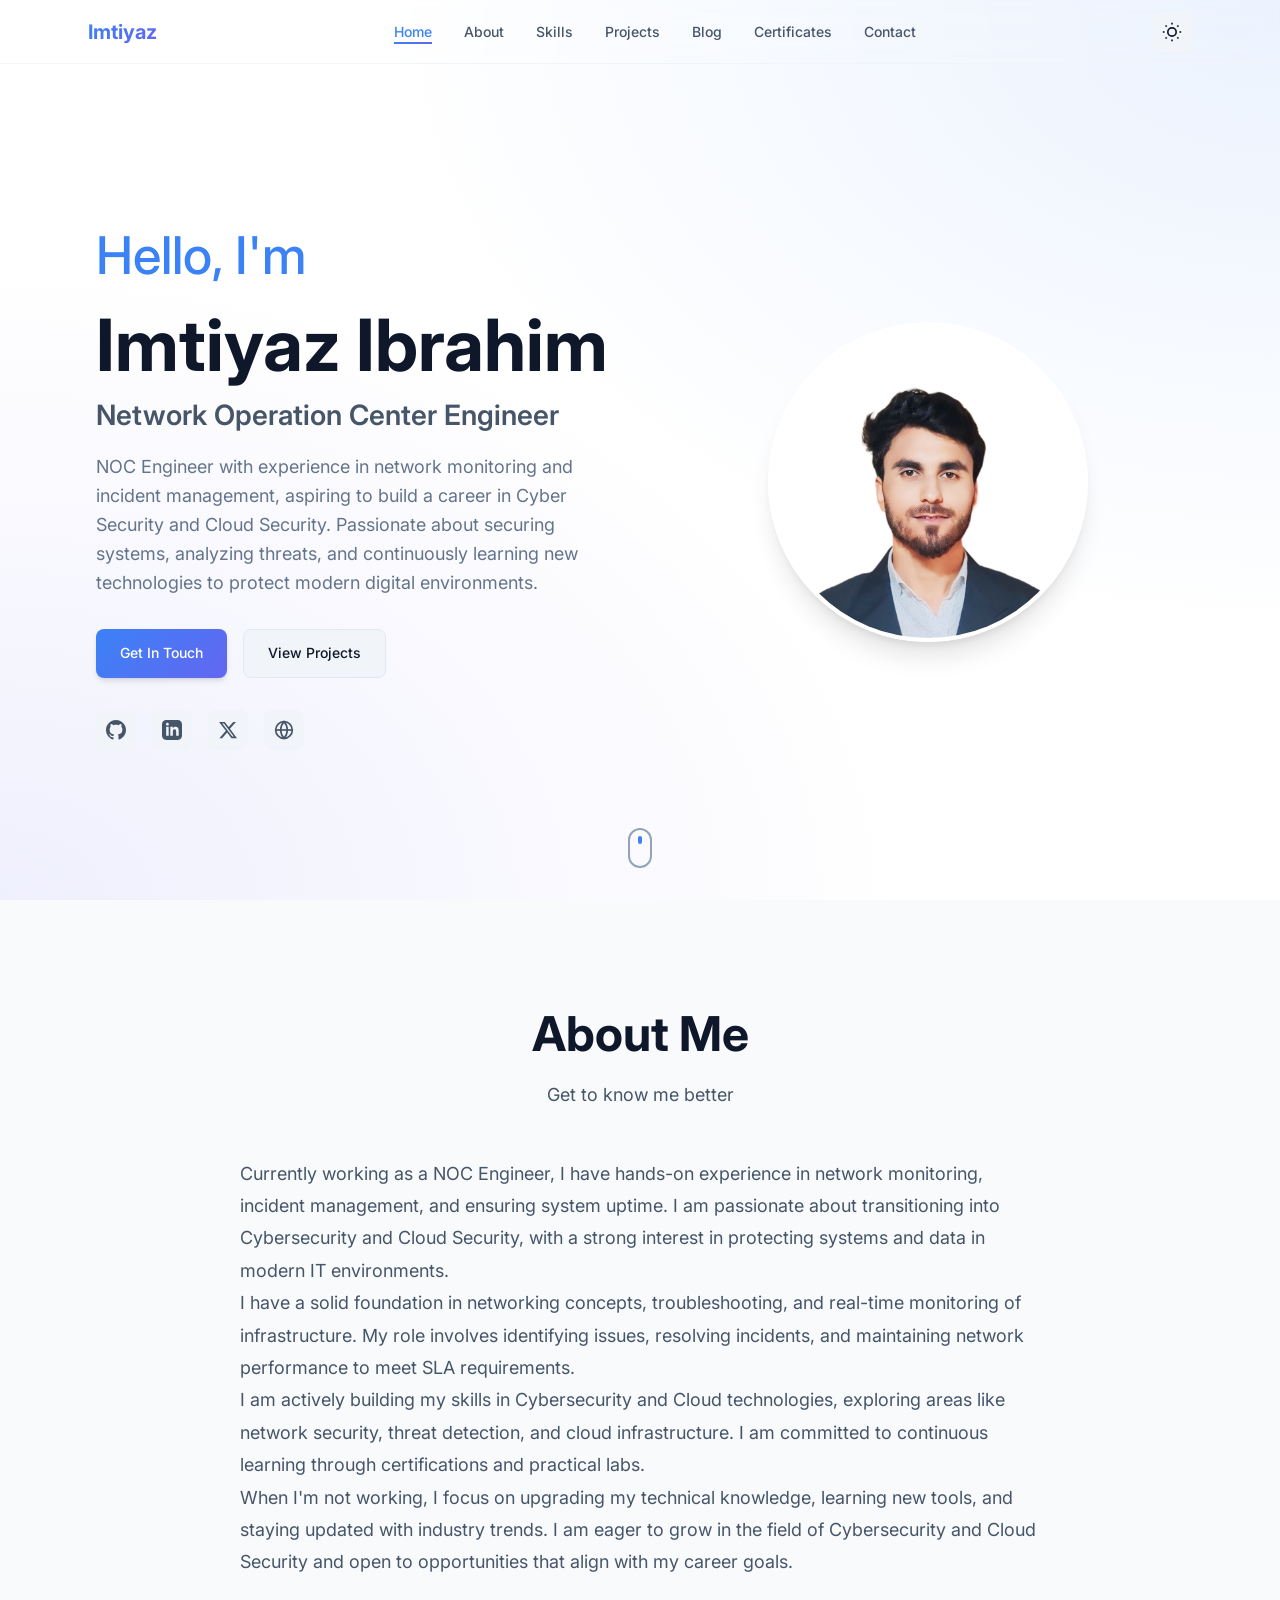
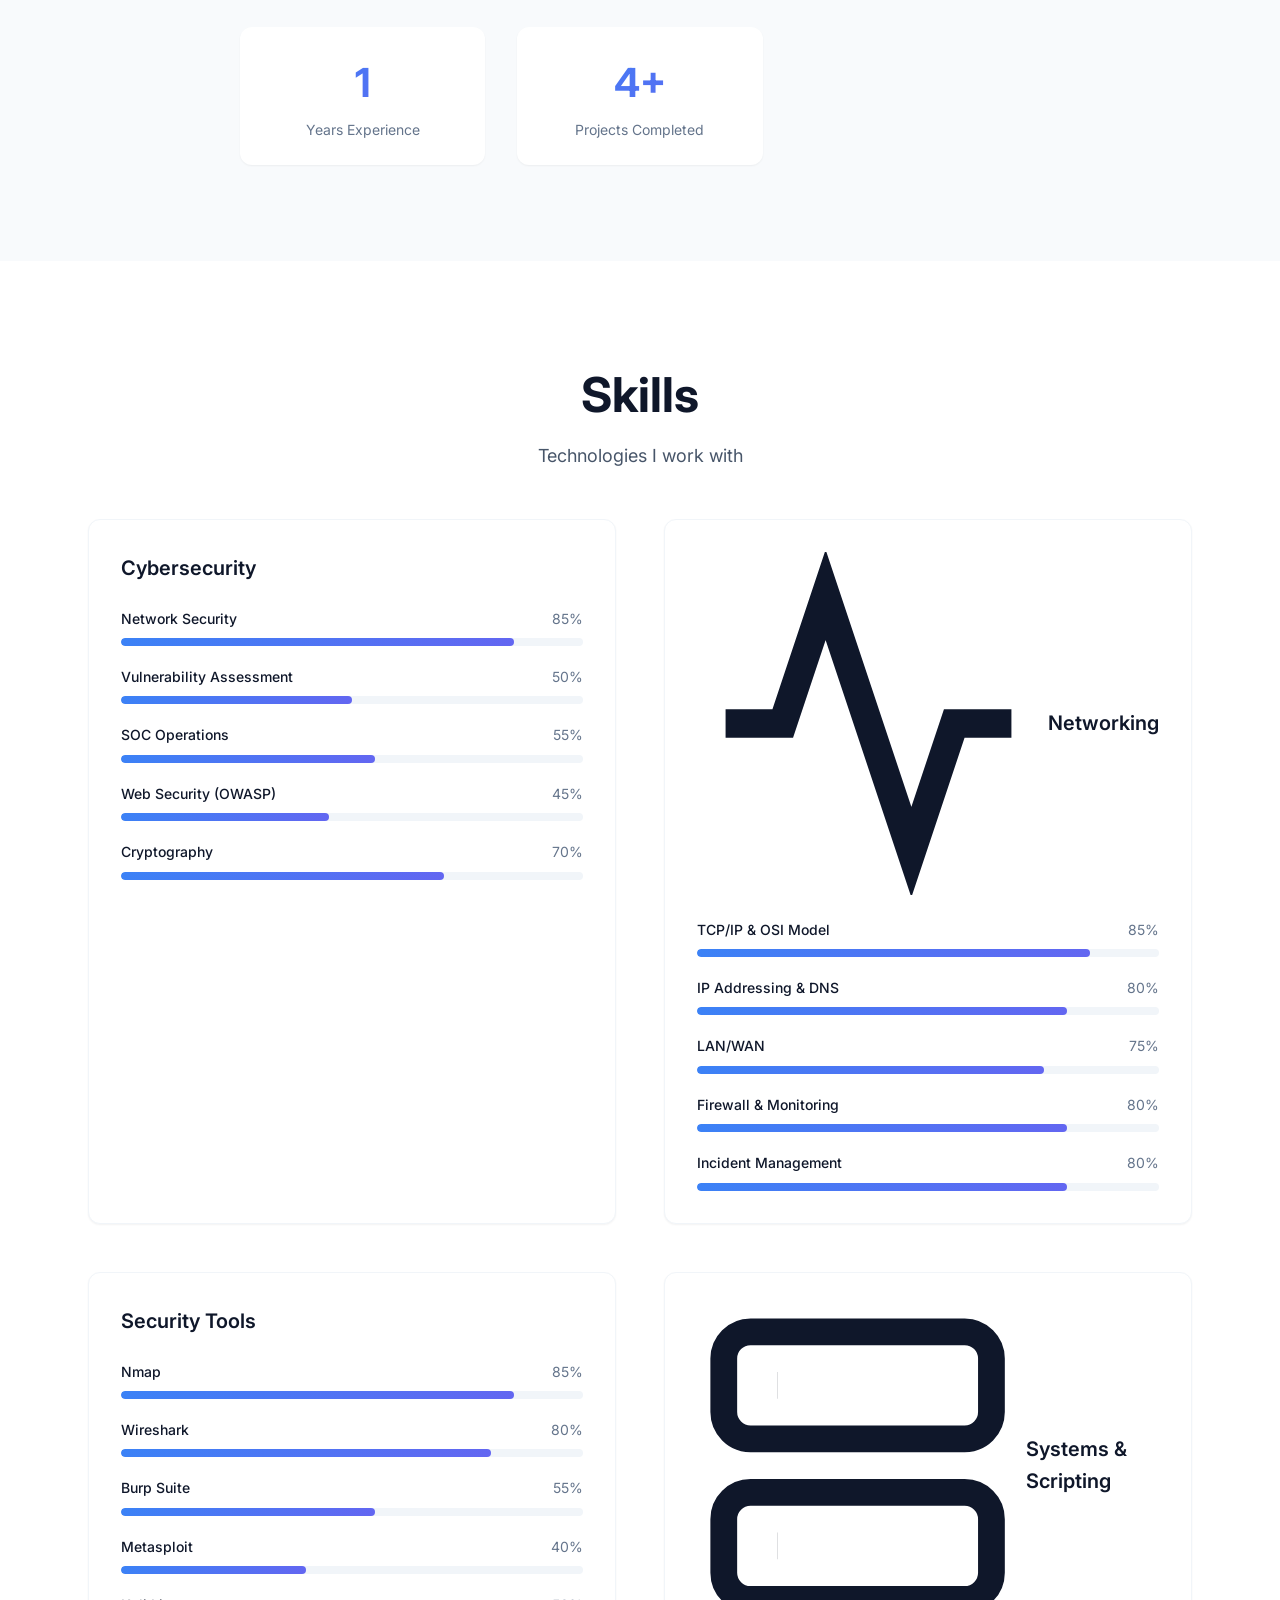
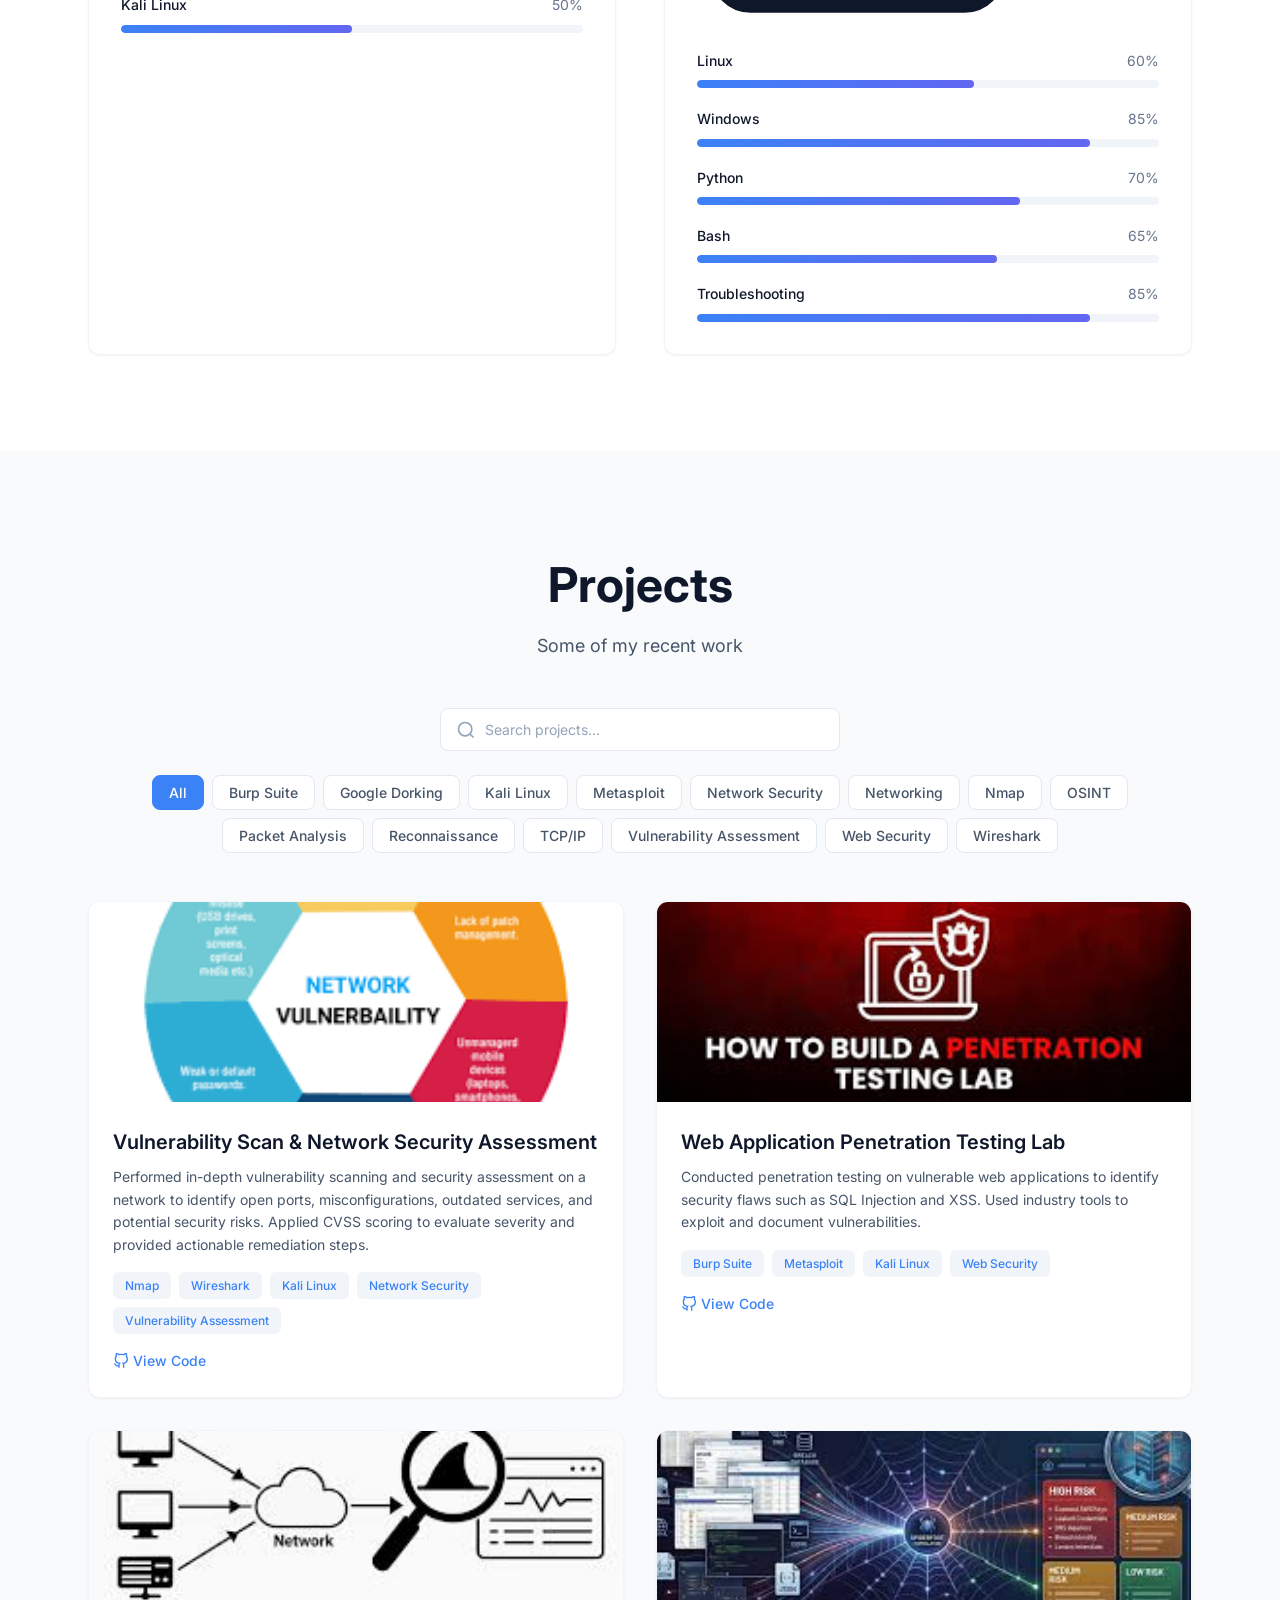
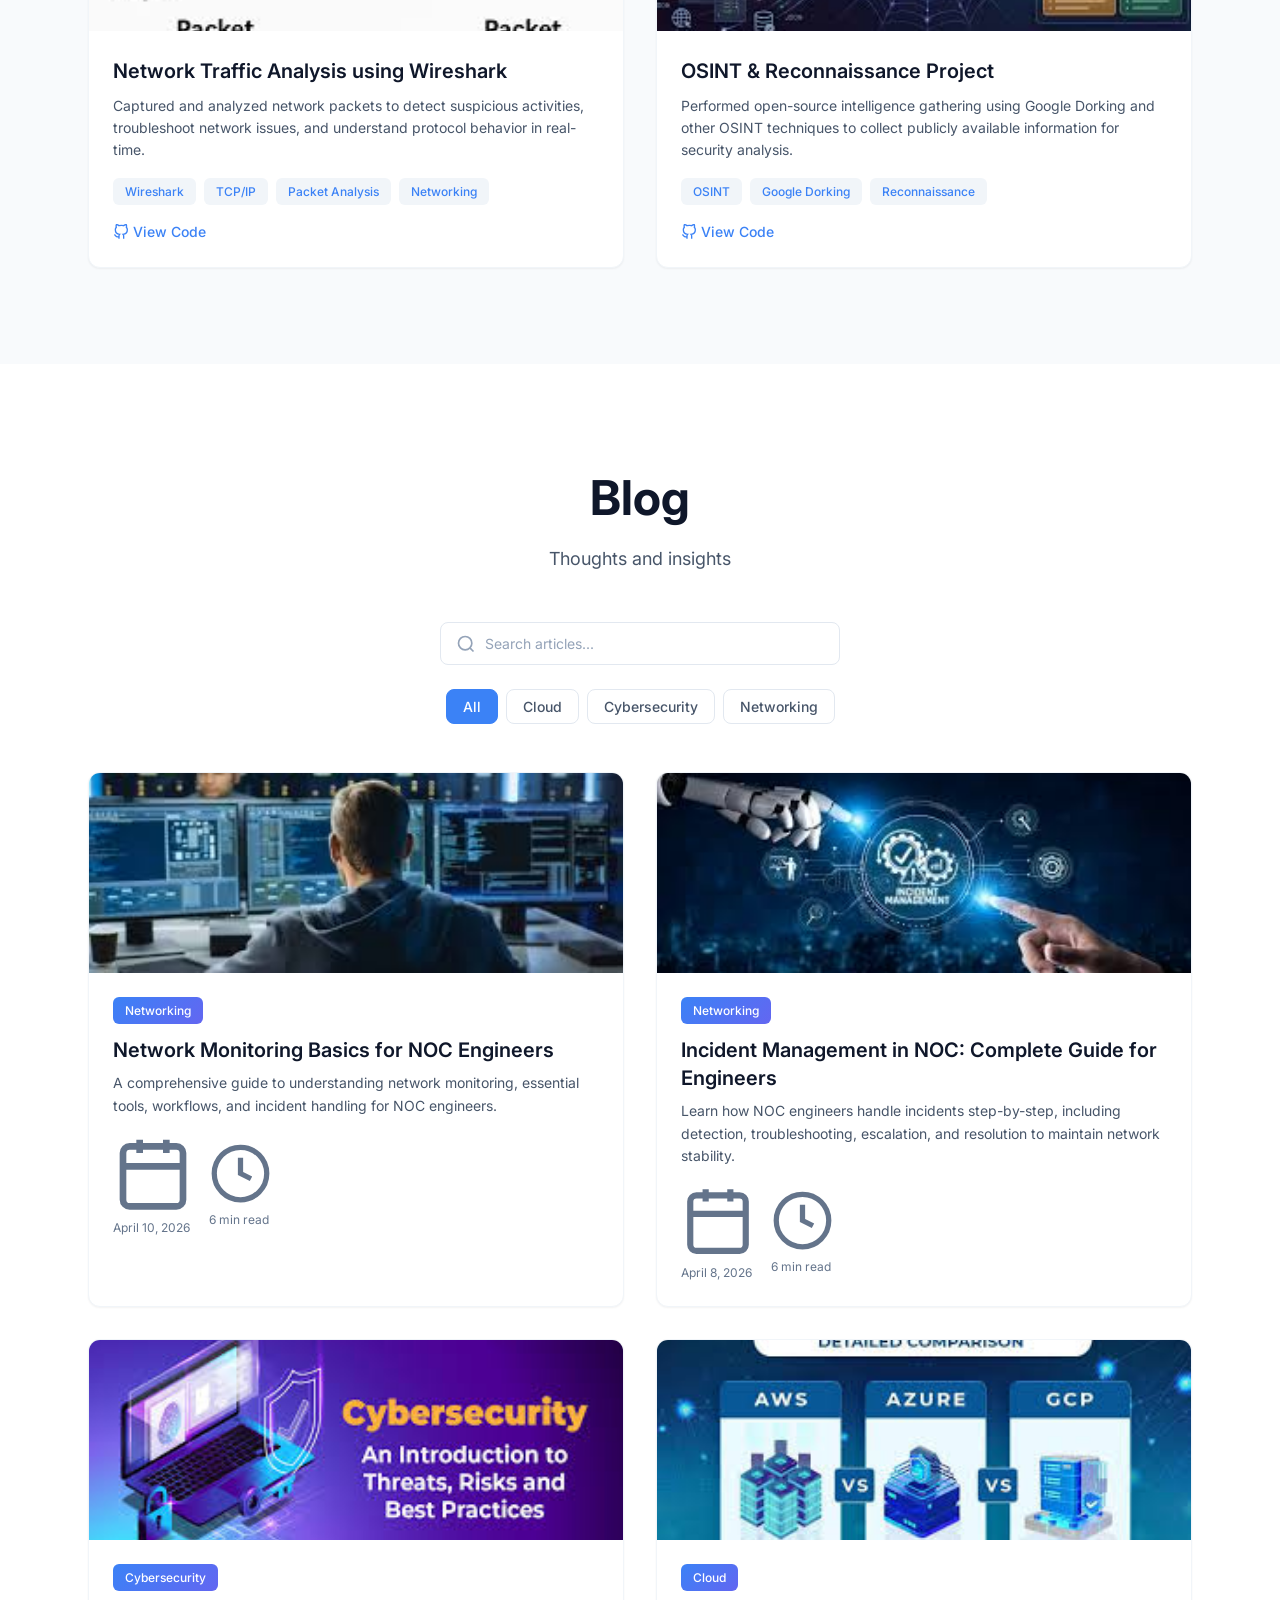
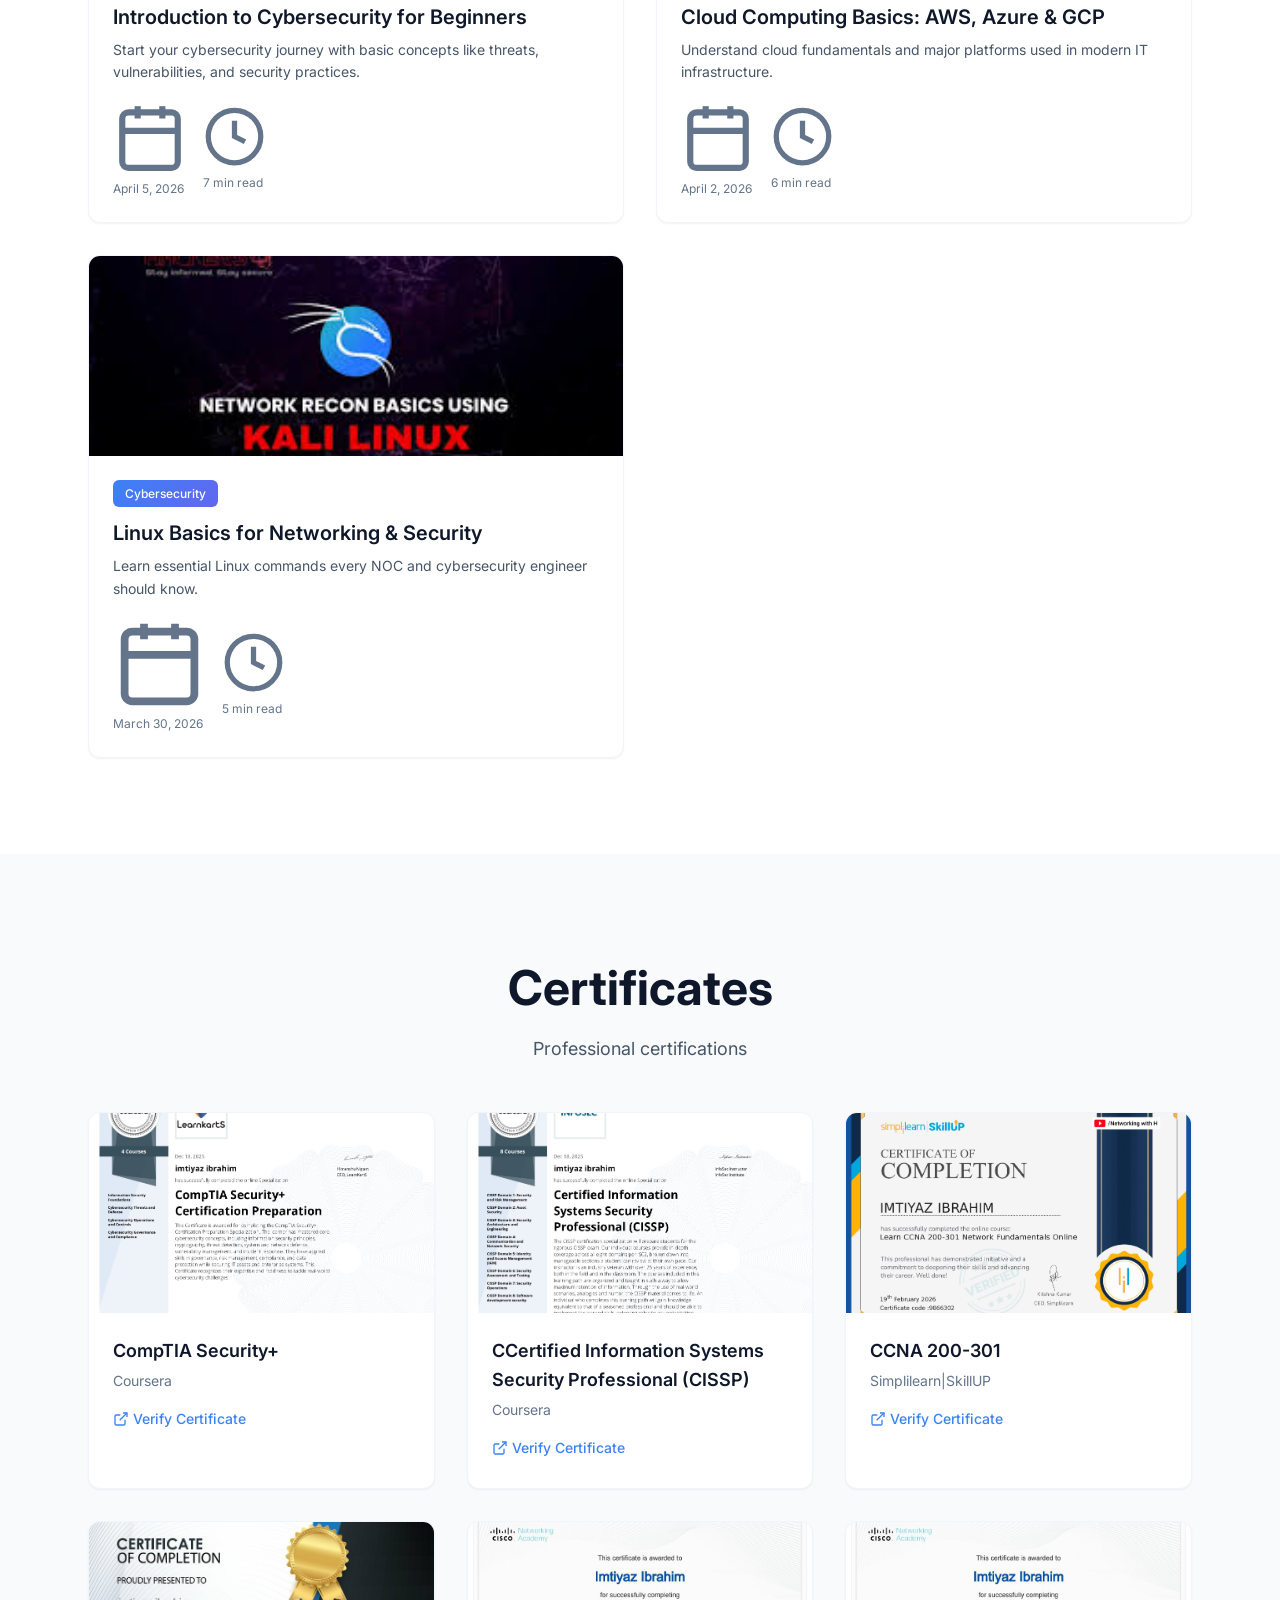
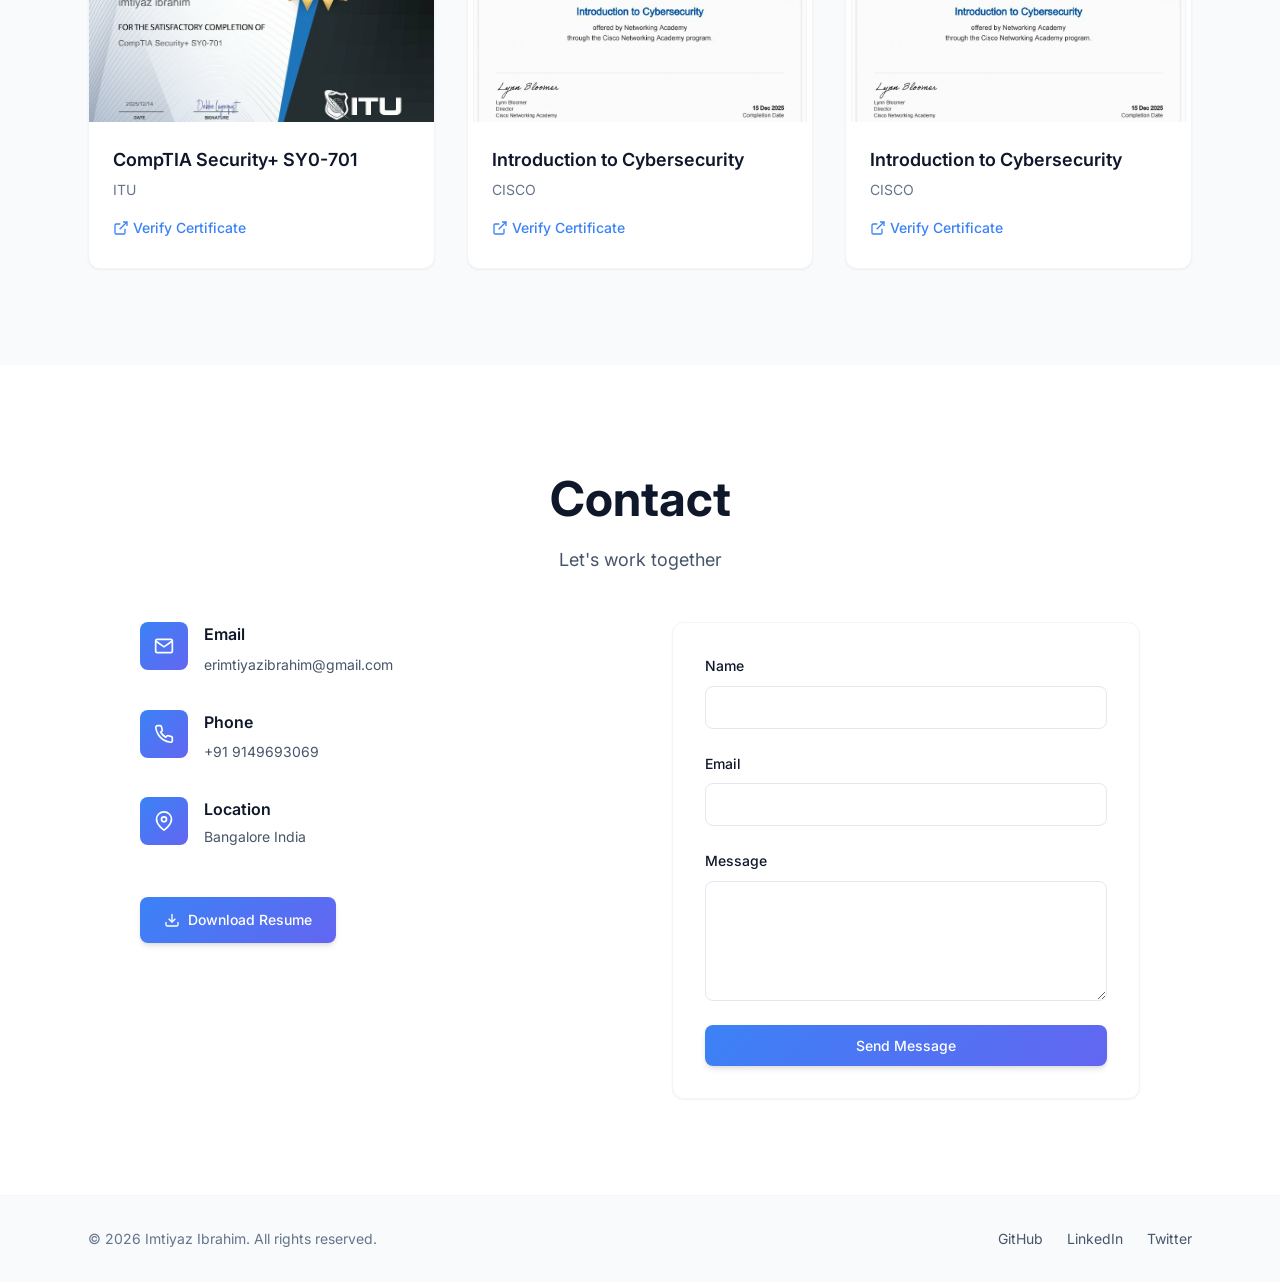
<file: index.html>
<!DOCTYPE html>
<html lang="en">

<head>
    <meta charset="UTF-8">
    <meta name="viewport" content="width=device-width, initial-scale=1.0">
    <title>Portfolio</title>
    <link rel="stylesheet" href="css/main.css">
    <link rel="stylesheet" href="css/responsive.css">
    <link rel="preconnect" href="https://fonts.googleapis.com">
    <link rel="preconnect" href="https://fonts.gstatic.com" crossorigin>
    <link href="https://fonts.googleapis.com/css2?family=Inter:wght@300;400;500;600;700&display=swap" rel="stylesheet">
    <script>
    if (localStorage.getItem('theme') === 'dark') {
        document.documentElement.classList.add('dark');
    }
</script>
</head>

<body>
    <!-- Navigation -->
    <nav class="navbar" id="navbar">
        <div class="nav-container">
            <a href="#" class="nav-logo" id="nav-logo">Portfolio</a>
            <button class="nav-toggle" id="nav-toggle" aria-label="Toggle navigation">
                <span class="hamburger"></span>
            </button>
            <ul class="nav-menu" id="nav-menu">
                <li><a href="#hero" class="nav-link active">Home</a></li>
                <li><a href="#about" class="nav-link">About</a></li>
                <li><a href="#skills" class="nav-link">Skills</a></li>
                <li><a href="#projects" class="nav-link">Projects</a></li>
                <li><a href="#blogs" class="nav-link">Blog</a></li>
                <li><a href="#certificates" class="nav-link">Certificates</a></li>
                <li><a href="#contact" class="nav-link">Contact</a></li>
            </ul>
            <button class="theme-toggle" id="theme-toggle" aria-label="Toggle dark mode">
                <svg class="sun-icon" viewBox="0 0 24 24" fill="none" stroke="currentColor" stroke-width="2">
                    <circle cx="12" cy="12" r="5"></circle>
                    <line x1="12" y1="1" x2="12" y2="3"></line>
                    <line x1="12" y1="21" x2="12" y2="23"></line>
                    <line x1="4.22" y1="4.22" x2="5.64" y2="5.64"></line>
                    <line x1="18.36" y1="18.36" x2="19.78" y2="19.78"></line>
                    <line x1="1" y1="12" x2="3" y2="12"></line>
                    <line x1="21" y1="12" x2="23" y2="12"></line>
                    <line x1="4.22" y1="19.78" x2="5.64" y2="18.36"></line>
                    <line x1="18.36" y1="5.64" x2="19.78" y2="4.22"></line>
                </svg>
                <svg class="moon-icon" viewBox="0 0 24 24" fill="none" stroke="currentColor" stroke-width="2">
                    <path d="M21 12.79A9 9 0 1 1 11.21 3 7 7 0 0 0 21 12.79z"></path>
                </svg>
            </button>
        </div>
    </nav>

    <!-- Hero Section -->
    <section id="hero" class="hero">
        <div class="container">
            <div class="hero-content">
                <div class="hero-text">
                    <p class="hero-greeting">Hello, I'm</p>
                    <h1 class="hero-name" id="hero-name">Loading...</h1>
                    <p class="hero-title" id="hero-title">Loading...</p>
                    <p class="hero-description" id="hero-description">Loading...</p>
                    <div class="hero-buttons">
                        <a href="#contact" class="btn btn-primary">Get In Touch</a>
                        <a href="#projects" class="btn btn-secondary">View Projects</a>
                    </div>
                    <div class="hero-social" id="hero-social">
                        <!-- Social links loaded dynamically -->
                    </div>
                </div>
                <div class="hero-image" id="hero-image-container">
                    <!-- Profile image loaded dynamically -->
                </div>
            </div>
        </div>
        <div class="hero-scroll">
            <a href="#about" class="scroll-indicator">
                <span></span>
            </a>
        </div>
    </section>

    <!-- About Section -->
    <section id="about" class="about">
        <div class="container">
            <div class="section-header">
                <h2 class="section-title">About Me</h2>
                <p class="section-subtitle">Get to know me better</p>
            </div>
            <div class="about-content" id="about-content">
                <!-- About content loaded dynamically -->
            </div>
        </div>
    </section>

    <!-- Skills Section -->
    <section id="skills" class="skills">
        <div class="container">
            <div class="section-header">
                <h2 class="section-title">Skills</h2>
                <p class="section-subtitle">Technologies I work with</p>
            </div>
            <div class="skills-content" id="skills-content">
                <!-- Skills loaded dynamically -->
            </div>
        </div>
    </section>

    <!-- Projects Section -->
    <section id="projects" class="projects">
        <div class="container">
            <div class="section-header">
                <h2 class="section-title">Projects</h2>
                <p class="section-subtitle">Some of my recent work</p>
            </div>
            <div class="projects-filter">
                <div class="search-box">
                    <input type="text" id="project-search" placeholder="Search projects..." class="search-input">
                    <svg class="search-icon" viewBox="0 0 24 24" fill="none" stroke="currentColor" stroke-width="2">
                        <circle cx="11" cy="11" r="8"></circle>
                        <path d="m21 21-4.35-4.35"></path>
                    </svg>
                </div>
                <div class="filter-tags" id="project-tags">
                    <!-- Filter tags loaded dynamically -->
                </div>
            </div>
            <div class="projects-grid" id="projects-grid">
                <!-- Projects loaded dynamically -->
            </div>
        </div>
    </section>

    <!-- Blog Section -->
    <section id="blogs" class="blogs">
        <div class="container">
            <div class="section-header">
                <h2 class="section-title">Blog</h2>
                <p class="section-subtitle">Thoughts and insights</p>
            </div>

            <div class="blogs-filter">
                <div class="search-box">
                    <input type="text" id="blog-search" placeholder="Search articles..." class="search-input">
                    <svg class="search-icon" viewBox="0 0 24 24" fill="none" stroke="currentColor" stroke-width="2">
                        <circle cx="11" cy="11" r="8"></circle>
                        <path d="m21 21-4.35-4.35"></path>
                    </svg>
                </div>

                <div class="filter-categories" id="blog-categories">
                    <!-- Category filters -->
                </div>
            </div>

            <div class="blogs-grid" id="blogs-grid">
                <!-- Blog cards -->
            </div>

            <!-- ✅ ADD THIS -->
            <div class="load-more-container">
                <button id="load-more" class="btn btn-primary">Load More</button>
            </div>

        </div>
    </section>


    <!-- Certificates Section -->
    <section id="certificates" class="certificates">
        <div class="container">
            <div class="section-header">
                <h2 class="section-title">Certificates</h2>
                <p class="section-subtitle">Professional certifications</p>
            </div>
            <div class="certificates-grid" id="certificates-grid">
                <!-- Certificates loaded dynamically -->
            </div>
        </div>
    </section>

    <!-- Contact Section -->
    <section id="contact" class="contact">
        <div class="container">
            <div class="section-header">
                <h2 class="section-title">Contact</h2>
                <p class="section-subtitle">Let's work together</p>
            </div>
            <div class="contact-content">
                <div class="contact-info" id="contact-info">
                    <!-- Contact info loaded dynamically -->
                </div>
                <div class="contact-form-container">
                    <form class="contact-form" id="contact-form">
                        <div class="form-group">
                            <label for="name">Name</label>
                            <input type="text" id="form-name" name="name" required>
                        </div>
                        <div class="form-group">
                            <label for="email">Email</label>
                            <input type="email" id="form-email" name="email" required>
                        </div>
                        <div class="form-group">
                            <label for="message">Message</label>
                            <textarea id="form-message" name="message" rows="5" required></textarea>
                        </div>
                        <button type="submit" class="btn btn-primary btn-full">Send Message</button>
                    </form>
                </div>
            </div>
        </div>
    </section>

    <!-- Footer -->
    <footer class="footer">
        <div class="container">
            <div class="footer-content">
                <p class="footer-text">© <span id="footer-year"></span> <span id="footer-name">Portfolio</span>. All
                    rights reserved.</p>
                <div class="footer-links" id="footer-links">
                    <!-- Footer links loaded dynamically -->
                </div>
            </div>
        </div>
    </footer>

    <!-- Back to Top Button -->
    <button class="back-to-top" id="back-to-top" aria-label="Back to top">
        <svg viewBox="0 0 24 24" fill="none" stroke="currentColor" stroke-width="2">
            <path d="M18 15l-6-6-6 6"></path>
        </svg>
    </button>

    <!-- Scripts -->
    <script src="js/utils.js"></script>
    <script src="js/dataLoader.js"></script>
    <script src="js/renderer.js"></script>
    <script src="js/navigation.js"></script>
    <script src="js/hero.js"></script>
    <script src="js/about.js"></script>
    <script src="js/skills.js"></script>
    <script src="js/projects.js"></script>
    <script src="js/blogs.js"></script>
    <script src="js/certificates.js"></script>
    <script src="js/contact.js"></script>
    <script src="js/main.js"></script>
</body>

</html>
</file>
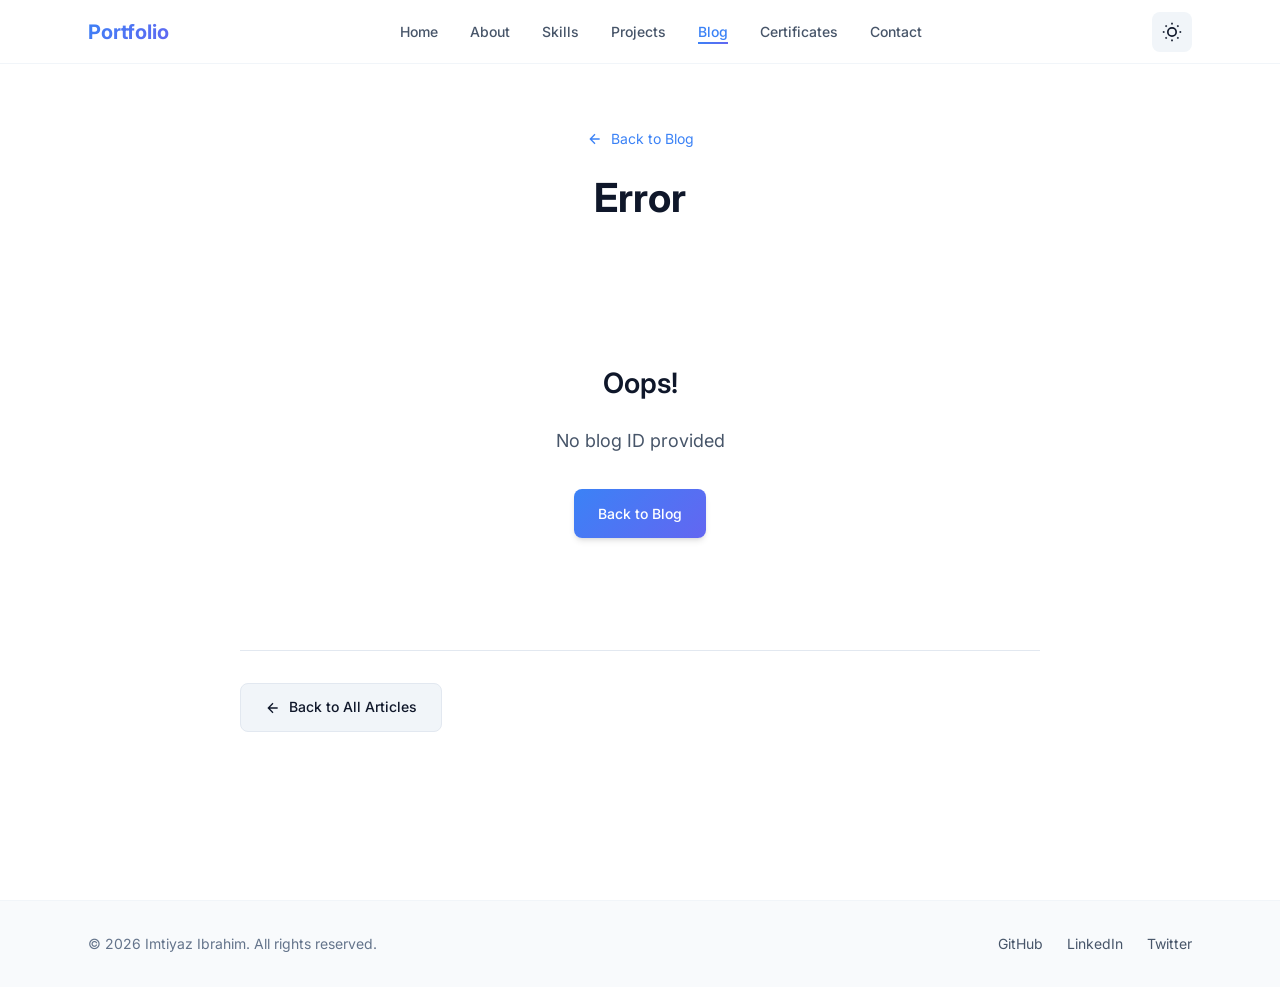
<file: blog.html>
<!DOCTYPE html>
<html lang="en">
<head>
    <meta charset="UTF-8">
    <meta name="viewport" content="width=device-width, initial-scale=1.0">
    <title>Blog Post - Portfolio</title>
    <link rel="stylesheet" href="css/main.css">
    <link rel="stylesheet" href="css/responsive.css">
    <link rel="preconnect" href="https://fonts.googleapis.com">
    <link rel="preconnect" href="https://fonts.gstatic.com" crossorigin>
    <link href="https://fonts.googleapis.com/css2?family=Inter:wght@300;400;500;600;700&display=swap" rel="stylesheet">
    <script>
    if (localStorage.getItem('theme') === 'dark') {
        document.documentElement.classList.add('dark');
    }
</script>
</head>
<body>
    <!-- Navigation -->
    <nav class="navbar" id="navbar">
        <div class="nav-container">
            <a href="index.html" class="nav-logo" id="nav-logo">Portfolio</a>
            <button class="nav-toggle" id="nav-toggle" aria-label="Toggle navigation">
                <span class="hamburger"></span>
            </button>
            <ul class="nav-menu" id="nav-menu">
                <li><a href="index.html#hero" class="nav-link">Home</a></li>
                <li><a href="index.html#about" class="nav-link">About</a></li>
                <li><a href="index.html#skills" class="nav-link">Skills</a></li>
                <li><a href="index.html#projects" class="nav-link">Projects</a></li>
                <li><a href="index.html?scroll=blogs"" class="nav-link active">Blog</a></li>
                <li><a href="index.html#certificates" class="nav-link">Certificates</a></li>
                <li><a href="index.html#contact" class="nav-link">Contact</a></li>
            </ul>
            <button class="theme-toggle" id="theme-toggle" aria-label="Toggle dark mode">
                <svg class="sun-icon" viewBox="0 0 24 24" fill="none" stroke="currentColor" stroke-width="2">
                    <circle cx="12" cy="12" r="5"></circle>
                    <line x1="12" y1="1" x2="12" y2="3"></line>
                    <line x1="12" y1="21" x2="12" y2="23"></line>
                    <line x1="4.22" y1="4.22" x2="5.64" y2="5.64"></line>
                    <line x1="18.36" y1="18.36" x2="19.78" y2="19.78"></line>
                    <line x1="1" y1="12" x2="3" y2="12"></line>
                    <line x1="21" y1="12" x2="23" y2="12"></line>
                    <line x1="4.22" y1="19.78" x2="5.64" y2="18.36"></line>
                    <line x1="18.36" y1="5.64" x2="19.78" y2="4.22"></line>
                </svg>
                <svg class="moon-icon" viewBox="0 0 24 24" fill="none" stroke="currentColor" stroke-width="2">
                    <path d="M21 12.79A9 9 0 1 1 11.21 3 7 7 0 0 0 21 12.79z"></path>
                </svg>
            </button>
        </div>
    </nav>

    <!-- Blog Post Section -->
    <section class="blog-post-section">
        <div class="container">
            <div class="blog-post-header">
                <a href="index.html?scroll=blogs" class="back-link">
                    <svg viewBox="0 0 24 24" fill="none" stroke="currentColor" stroke-width="2">
                        <path d="M19 12H5M12 19l-7-7 7-7"></path>
                    </svg>
                    Back to Blog
                </a>
                <span class="blog-post-category" id="blog-post-category">Category</span>
                <h1 class="blog-post-title" id="blog-post-title">Loading...</h1>
                <div class="blog-post-meta" id="blog-post-meta">
                    <!-- Meta info loaded dynamically -->
                </div>
            </div>
            <div class="blog-post-image" id="blog-post-image-container">
                <!-- Featured image loaded dynamically -->
            </div>
            <div class="blog-post-content" id="blog-post-content">
                <!-- Blog content loaded dynamically -->
            </div>
            <div class="blog-post-footer">
                <a href="index.html?scroll=blogs" class="btn btn-secondary">
                    <svg viewBox="0 0 24 24" fill="none" stroke="currentColor" stroke-width="2">
                        <path d="M19 12H5M12 19l-7-7 7-7"></path>
                    </svg>
                    Back to All Articles
                </a>
            </div>
        </div>
    </section>

    <!-- Footer -->
    <footer class="footer">
        <div class="container">
            <div class="footer-content">
                <p class="footer-text">© <span id="footer-year"></span> <span id="footer-name">Portfolio</span>. All rights reserved.</p>
                <div class="footer-links" id="footer-links">
                    <!-- Footer links loaded dynamically -->
                </div>
            </div>
        </div>
    </footer>

    <!-- Back to Top Button -->
    <button class="back-to-top" id="back-to-top" aria-label="Back to top">
        <svg viewBox="0 0 24 24" fill="none" stroke="currentColor" stroke-width="2">
            <path d="M18 15l-6-6-6 6"></path>
        </svg>
    </button>

    <!-- Scripts -->
    <script src="js/utils.js"></script>
    <script src="js/dataLoader.js"></script>
    <script src="js/renderer.js"></script>
    <script src="js/navigation.js"></script>
    <script src="js/blogDetail.js"></script>
    <script src="js/main.js"></script>
</body>

</html>
</file>
<file: css/main.css>
/* ============================================
   CSS Variables & Theme Configuration
   ============================================ */

:root {
    /* Light Theme Colors */
    --bg-primary: #ffffff;
    --bg-secondary: #f8fafc;
    --bg-tertiary: #f1f5f9;
    --bg-card: #ffffff;
    
    --text-primary: #0f172a;
    --text-secondary: #475569;
    --text-tertiary: #94a3b8;
    --text-muted: #64748b;
    
    --border-color: #e2e8f0;
    --border-light: #f1f5f9;
    
    --accent-primary: #3b82f6;
    --accent-secondary: #6366f1;
    --accent-gradient: linear-gradient(135deg, #3b82f6 0%, #6366f1 100%);
    
    --shadow-sm: 0 1px 2px 0 rgb(0 0 0 / 0.05);
    --shadow-md: 0 4px 6px -1px rgb(0 0 0 / 0.1), 0 2px 4px -2px rgb(0 0 0 / 0.1);
    --shadow-lg: 0 10px 15px -3px rgb(0 0 0 / 0.1), 0 4px 6px -4px rgb(0 0 0 / 0.1);
    --shadow-xl: 0 20px 25px -5px rgb(0 0 0 / 0.1), 0 8px 10px -6px rgb(0 0 0 / 0.1);
    
    --radius-sm: 0.375rem;
    --radius-md: 0.5rem;
    --radius-lg: 0.75rem;
    --radius-xl: 1rem;
    
    --transition-fast: 150ms ease;
    --transition-base: 250ms ease;
    --transition-slow: 350ms ease;
    
    --navbar-height: 4rem;
    --container-max: 1200px;
    --container-padding: 1.5rem;
}

/* Dark Theme */
[data-theme="dark"] {
    --bg-primary: #0f172a;
    --bg-secondary: #1e293b;
    --bg-tertiary: #334155;
    --bg-card: #1e293b;
    
    --text-primary: #f8fafc;
    --text-secondary: #cbd5e1;
    --text-tertiary: #94a3b8;
    --text-muted: #64748b;
    
    --border-color: #334155;
    --border-light: #1e293b;
    
    --accent-primary: #60a5fa;
    --accent-secondary: #818cf8;
    --accent-gradient: linear-gradient(135deg, #60a5fa 0%, #818cf8 100%);
    
    --shadow-sm: 0 1px 2px 0 rgb(0 0 0 / 0.3);
    --shadow-md: 0 4px 6px -1px rgb(0 0 0 / 0.4), 0 2px 4px -2px rgb(0 0 0 / 0.4);
    --shadow-lg: 0 10px 15px -3px rgb(0 0 0 / 0.4), 0 4px 6px -4px rgb(0 0 0 / 0.4);
    --shadow-xl: 0 20px 25px -5px rgb(0 0 0 / 0.4), 0 8px 10px -6px rgb(0 0 0 / 0.4);
}

/* ============================================
   Reset & Base Styles
   ============================================ */

*, *::before, *::after {
    box-sizing: border-box;
    margin: 0;
    padding: 0;
}

html {
    scroll-behavior: smooth;
    font-size: 16px;
}

body {
    font-family: 'Inter', -apple-system, BlinkMacSystemFont, 'Segoe UI', Roboto, sans-serif;
    background-color: var(--bg-primary);
    color: var(--text-primary);
    line-height: 1.6;
    transition: background-color var(--transition-base), color var(--transition-base);
    min-height: 100vh;
}

a {
    color: inherit;
    text-decoration: none;
}

img {
    max-width: 100%;
    height: auto;
    display: block;
}

button {
    font-family: inherit;
    cursor: pointer;
    border: none;
    background: none;
}

input, textarea {
    font-family: inherit;
}

/* ============================================
   Utility Classes
   ============================================ */

.container {
    max-width: var(--container-max);
    margin: 0 auto;
    padding: 0 var(--container-padding);
}

.section-header {
    text-align: center;
    margin-bottom: 3rem;
}

.section-title {
    font-size: 2.25rem;
    font-weight: 700;
    color: var(--text-primary);
    margin-bottom: 0.5rem;
}

.section-subtitle {
    font-size: 1.125rem;
    color: var(--text-secondary);
}

/* Buttons */
.btn {
    display: inline-flex;
    align-items: center;
    justify-content: center;
    gap: 0.5rem;
    padding: 0.75rem 1.5rem;
    font-size: 0.875rem;
    font-weight: 500;
    border-radius: var(--radius-md);
    transition: all var(--transition-base);
    cursor: pointer;
}

.btn svg {
    width: 1rem;
    height: 1rem;
}

.btn-primary {
    background: var(--accent-gradient);
    color: white;
    box-shadow: var(--shadow-md);
}

.btn-primary:hover {
    transform: translateY(-2px);
    box-shadow: var(--shadow-lg);
}

.btn-secondary {
    background: var(--bg-tertiary);
    color: var(--text-primary);
    border: 1px solid var(--border-color);
}

.btn-secondary:hover {
    background: var(--border-color);
}

.btn-full {
    width: 100%;
}

/* ============================================
   Navigation
   ============================================ */

.navbar {
    position: fixed;
    top: 0;
    left: 0;
    right: 0;
    height: var(--navbar-height);
    background: rgba(var(--bg-primary), 0.8);
    backdrop-filter: blur(12px);
    -webkit-backdrop-filter: blur(12px);
    border-bottom: 1px solid var(--border-light);
    z-index: 1000;
    transition: all var(--transition-base);
}

.navbar.scrolled {
    box-shadow: var(--shadow-md);
}

.nav-container {
    max-width: var(--container-max);
    margin: 0 auto;
    padding: 0 var(--container-padding);
    height: 100%;
    display: flex;
    align-items: center;
    justify-content: space-between;
}

.nav-logo {
    font-size: 1.25rem;
    font-weight: 700;
    background: var(--accent-gradient);
    -webkit-background-clip: text;
    -webkit-text-fill-color: transparent;
    background-clip: text;
}

.nav-menu {
    display: flex;
    list-style: none;
    gap: 2rem;
}

.nav-link {
    font-size: 0.875rem;
    font-weight: 500;
    color: var(--text-secondary);
    transition: color var(--transition-fast);
    position: relative;
}

.nav-link:hover,
.nav-link.active {
    color: var(--accent-primary);
}

.nav-link::after {
    content: '';
    position: absolute;
    bottom: -4px;
    left: 0;
    width: 0;
    height: 2px;
    background: var(--accent-gradient);
    transition: width var(--transition-base);
}

.nav-link.active::after,
.nav-link:hover::after {
    width: 100%;
}

.nav-toggle {
    display: none;
    flex-direction: column;
    gap: 4px;
    padding: 0.5rem;
}

.hamburger {
    display: block;
    width: 24px;
    height: 2px;
    background: var(--text-primary);
    position: relative;
    transition: all var(--transition-base);
}

.hamburger::before,
.hamburger::after {
    content: '';
    position: absolute;
    width: 24px;
    height: 2px;
    background: var(--text-primary);
    transition: all var(--transition-base);
}

.hamburger::before {
    top: -7px;
}

.hamburger::after {
    top: 7px;
}

.nav-toggle.active .hamburger {
    background: transparent;
}

.nav-toggle.active .hamburger::before {
    top: 0;
    transform: rotate(45deg);
}

.nav-toggle.active .hamburger::after {
    top: 0;
    transform: rotate(-45deg);
}

.theme-toggle {
    display: flex;
    align-items: center;
    justify-content: center;
    width: 2.5rem;
    height: 2.5rem;
    border-radius: var(--radius-md);
    background: var(--bg-tertiary);
    color: var(--text-primary);
    transition: all var(--transition-base);
}

.theme-toggle:hover {
    background: var(--border-color);
}

.theme-toggle svg {
    width: 1.25rem;
    height: 1.25rem;
}

.sun-icon {
    display: block;
}

.moon-icon {
    display: none;
}

[data-theme="dark"] .sun-icon {
    display: none;
}

[data-theme="dark"] .moon-icon {
    display: block;
}

/* ============================================
   Hero Section
   ============================================ */

.hero {
    min-height: 100vh;
    display: flex;
    flex-direction: column;
    justify-content: center;
    align-items: center;
    padding-top: var(--navbar-height);
    background: var(--bg-primary);
    position: relative;
    overflow: hidden;
}

.hero::before {
    content: '';
    position: absolute;
    top: 0;
    left: 0;
    right: 0;
    bottom: 0;
    background: radial-gradient(ellipse at top right, rgba(59, 130, 246, 0.1) 0%, transparent 50%),
                radial-gradient(ellipse at bottom left, rgba(99, 102, 241, 0.1) 0%, transparent 50%);
    pointer-events: none;
}

.hero-content {
    display: grid;
    grid-template-columns: 1fr 1fr;
    gap: 4rem;
    align-items: center;
    position: relative;
    z-index: 1;
}

.hero-greeting {
    font-size: 3.25rem;
    color: var(--accent-primary);
    font-weight: 500;
    margin-bottom: 0.5rem;
}

.hero-name {
    font-size: 1.5rem;
    font-weight: 700;
    color: var(--text-primary);
    line-height: 1.1;
    margin-bottom: 0.5rem;
}

.hero-title {
    font-size: 1.5rem;
    font-weight: 600;
    color: var(--text-secondary);
    margin-bottom: 1rem;
}

.hero-description {
    font-size: 1.125rem;
    color: var(--text-muted);
    max-width: 500px;
    margin-bottom: 2rem;
}

.hero-buttons {
    display: flex;
    gap: 1rem;
    margin-bottom: 2rem;
}

.hero-social {
    display: flex;
    gap: 1rem;
}

.social-link {
    display: flex;
    align-items: center;
    justify-content: center;
    width: 2.5rem;
    height: 2.5rem;
    border-radius: var(--radius-md);
    background: var(--bg-tertiary);
    color: var(--text-secondary);
    transition: all var(--transition-base);
}

.social-link:hover {
    background: var(--accent-primary);
    color: white;
    transform: translateY(-2px);
}

.social-link svg {
    width: 1.25rem;
    height: 1.25rem;
}

.hero-image {
    display: flex;
    justify-content: center;
    align-items: center;
}

.profile-image {
    width: 320px;
    height: 320px;
    border-radius: 50%;
    object-fit: cover;
    border: 4px solid var(--bg-primary);
    box-shadow: var(--shadow-xl);
}

.hero-scroll {
    position: absolute;
    bottom: 2rem;
    left: 50%;
    transform: translateX(-50%);
}

.scroll-indicator {
    display: block;
    width: 24px;
    height: 40px;
    border: 2px solid var(--text-tertiary);
    border-radius: 12px;
    position: relative;
}

.scroll-indicator span {
    position: absolute;
    top: 6px;
    left: 50%;
    transform: translateX(-50%);
    width: 4px;
    height: 8px;
    background: var(--accent-primary);
    border-radius: 2px;
    animation: scroll-bounce 2s infinite;
}

@keyframes scroll-bounce {
    0%, 100% { transform: translateX(-50%) translateY(0); opacity: 1; }
    50% { transform: translateX(-50%) translateY(8px); opacity: 0.5; }
}

/* ============================================
   About Section
   ============================================ */

.about {
    padding: 6rem 0;
    background: var(--bg-secondary);
}

.about-content {
    max-width: 800px;
    margin: 0 auto;
}

.about-text {
    font-size: 1.125rem;
    color: var(--text-secondary);
    line-height: 1.8;
}

.about-text p {
    margin-bottom: 1.5rem;
}

.about-highlights {
    display: grid;
    grid-template-columns: repeat(3, 1fr);
    gap: 2rem;
    margin-top: 3rem;
}

.highlight-item {
    text-align: center;
    padding: 1.5rem;
    background: var(--bg-card);
    border-radius: var(--radius-lg);
    box-shadow: var(--shadow-sm);
}

.highlight-number {
    font-size: 2.5rem;
    font-weight: 700;
    background: var(--accent-gradient);
    -webkit-background-clip: text;
    -webkit-text-fill-color: transparent;
    background-clip: text;
}

.highlight-label {
    font-size: 0.875rem;
    color: var(--text-muted);
    margin-top: 0.25rem;
}

/* ============================================
   Skills Section
   ============================================ */

.skills {
    padding: 6rem 0;
    background: var(--bg-primary);
}

.skills-content {
    display: grid;
    grid-template-columns: repeat(2, 1fr);
    gap: 3rem;
}

.skill-category {
    background: var(--bg-card);
    padding: 2rem;
    border-radius: var(--radius-lg);
    box-shadow: var(--shadow-sm);
    border: 1px solid var(--border-light);
}

.skill-category-title {
    font-size: 1.25rem;
    font-weight: 600;
    color: var(--text-primary);
    margin-bottom: 1.5rem;
    display: flex;
    align-items: center;
    gap: 0.5rem;
}

.skill-list {
    display: flex;
    flex-direction: column;
    gap: 1.25rem;
}

.skill-item {
    display: flex;
    flex-direction: column;
    gap: 0.5rem;
}

.skill-header {
    display: flex;
    justify-content: space-between;
    align-items: center;
}

.skill-name {
    font-size: 0.875rem;
    font-weight: 500;
    color: var(--text-primary);
}

.skill-percentage {
    font-size: 0.875rem;
    color: var(--text-muted);
}

.skill-bar {
    height: 8px;
    background: var(--bg-tertiary);
    border-radius: var(--radius-sm);
    overflow: hidden;
}

.skill-progress {
    height: 100%;
    background: var(--accent-gradient);
    border-radius: var(--radius-sm);
    width: 0;
    transition: width 1s ease-out;
}

/* ============================================
   Projects Section
   ============================================ */

.projects {
    padding: 6rem 0;
    background: var(--bg-secondary);
}

.projects-filter {
    margin-bottom: 3rem;
}

.search-box {
    position: relative;
    max-width: 400px;
    margin: 0 auto 1.5rem;
}

.search-input {
    width: 100%;
    padding: 0.75rem 1rem 0.75rem 2.75rem;
    font-size: 0.875rem;
    background: var(--bg-card);
    border: 1px solid var(--border-color);
    border-radius: var(--radius-md);
    color: var(--text-primary);
    transition: all var(--transition-base);
}

.search-input:focus {
    outline: none;
    border-color: var(--accent-primary);
    box-shadow: 0 0 0 3px rgba(59, 130, 246, 0.1);
}

.search-input::placeholder {
    color: var(--text-tertiary);
}

.search-icon {
    position: absolute;
    left: 1rem;
    top: 50%;
    transform: translateY(-50%);
    width: 1.25rem;
    height: 1.25rem;
    color: var(--text-tertiary);
    pointer-events: none;
}

.filter-tags {
    display: flex;
    flex-wrap: wrap;
    justify-content: center;
    gap: 0.5rem;
}

.filter-tag {
    padding: 0.5rem 1rem;
    font-size: 0.875rem;
    font-weight: 500;
    background: var(--bg-card);
    border: 1px solid var(--border-color);
    border-radius: var(--radius-md);
    color: var(--text-secondary);
    cursor: pointer;
    transition: all var(--transition-base);
}

.filter-tag:hover {
    border-color: var(--accent-primary);
    color: var(--accent-primary);
}

.filter-tag.active {
    background: var(--accent-primary);
    border-color: var(--accent-primary);
    color: white;
}

.projects-grid {
    display: grid;
    grid-template-columns: repeat(auto-fill, minmax(350px, 1fr));
    gap: 2rem;
}

.project-card {
    background: var(--bg-card);
    border-radius: var(--radius-lg);
    overflow: hidden;
    box-shadow: var(--shadow-sm);
    border: 1px solid var(--border-light);
    transition: all var(--transition-base);
}

.project-card:hover {
    transform: translateY(-4px);
    box-shadow: var(--shadow-lg);
}

.project-image {
    width: 100%;
    height: 200px;
    object-fit: cover;
    background: var(--bg-tertiary);
}

.project-content {
    padding: 1.5rem;
}

.project-title {
    font-size: 1.25rem;
    font-weight: 600;
    color: var(--text-primary);
    margin-bottom: 0.5rem;
}

.project-description {
    font-size: 0.875rem;
    color: var(--text-secondary);
    margin-bottom: 1rem;
    line-height: 1.6;
}

.project-tags {
    display: flex;
    flex-wrap: wrap;
    gap: 0.5rem;
    margin-bottom: 1rem;
}

.project-tag {
    padding: 0.25rem 0.75rem;
    font-size: 0.75rem;
    font-weight: 500;
    background: var(--bg-tertiary);
    color: var(--accent-primary);
    border-radius: var(--radius-sm);
}

.project-links {
    display: flex;
    gap: 1rem;
}

.project-link {
    display: inline-flex;
    align-items: center;
    gap: 0.25rem;
    font-size: 0.875rem;
    font-weight: 500;
    color: var(--accent-primary);
    transition: color var(--transition-fast);
}

.project-link:hover {
    color: var(--accent-secondary);
}

.project-link svg {
    width: 1rem;
    height: 1rem;
}

.no-results {
    text-align: center;
    padding: 3rem;
    color: var(--text-muted);
}

/* ============================================
   Blog Section
   ============================================ */

.blogs {
    padding: 6rem 0;
    background: var(--bg-primary);
}

.blogs-filter {
    margin-bottom: 3rem;
}

.filter-categories {
    display: flex;
    flex-wrap: wrap;
    justify-content: center;
    gap: 0.5rem;
}

.filter-category {
    padding: 0.5rem 1rem;
    font-size: 0.875rem;
    font-weight: 500;
    background: var(--bg-card);
    border: 1px solid var(--border-color);
    border-radius: var(--radius-md);
    color: var(--text-secondary);
    cursor: pointer;
    transition: all var(--transition-base);
}

.filter-category:hover {
    border-color: var(--accent-primary);
    color: var(--accent-primary);
}

.filter-category.active {
    background: var(--accent-primary);
    border-color: var(--accent-primary);
    color: white;
}

.blogs-grid {
    display: grid;
    grid-template-columns: repeat(auto-fill, minmax(350px, 1fr));
    gap: 2rem;
}

.blog-card {
    background: var(--bg-card);
    border-radius: var(--radius-lg);
    overflow: hidden;
    box-shadow: var(--shadow-sm);
    border: 1px solid var(--border-light);
    transition: all var(--transition-base);
    cursor: pointer;
}

.blog-card:hover {
    transform: translateY(-4px);
    box-shadow: var(--shadow-lg);
}

.blog-image {
    width: 100%;
    height: 200px;
    object-fit: cover;
    background: var(--bg-tertiary);
}

.blog-content {
    padding: 1.5rem;
}

.blog-category {
    display: inline-block;
    padding: 0.25rem 0.75rem;
    font-size: 0.75rem;
    font-weight: 500;
    background: var(--accent-gradient);
    color: white;
    border-radius: var(--radius-sm);
    margin-bottom: 0.75rem;
}

.blog-title {
    font-size: 1.25rem;
    font-weight: 600;
    color: var(--text-primary);
    margin-bottom: 0.5rem;
    line-height: 1.4;
}

.blog-description {
    font-size: 0.875rem;
    color: var(--text-secondary);
    line-height: 1.6;
    margin-bottom: 1rem;
}

.blog-meta {
    display: flex;
    align-items: center;
    gap: 1rem;
    font-size: 0.75rem;
    color: var(--text-muted);
}

/* Blog Post Page */
.blog-post-section {
    padding: calc(var(--navbar-height) + 4rem) 0 4rem;
    background: var(--bg-primary);
    min-height: 100vh;
}

.blog-post-header {
    max-width: 800px;
    margin: 0 auto 2rem;
    text-align: center;
}

.back-link {
    display: inline-flex;
    align-items: center;
    gap: 0.5rem;
    font-size: 0.875rem;
    color: var(--accent-primary);
    margin-bottom: 1.5rem;
    transition: color var(--transition-fast);
}

.back-link:hover {
    color: var(--accent-secondary);
}

.back-link svg {
    width: 1rem;
    height: 1rem;
}

.blog-post-category {
    display: inline-block;
    padding: 0.375rem 1rem;
    font-size: 0.875rem;
    font-weight: 500;
    background: var(--accent-gradient);
    color: white;
    border-radius: var(--radius-md);
    margin-bottom: 1rem;
}

.blog-post-title {
    font-size: 2.5rem;
    font-weight: 700;
    color: var(--text-primary);
    line-height: 1.2;
    margin-bottom: 1rem;
}

.blog-post-meta {
    display: flex;
    justify-content: center;
    align-items: center;
    gap: 1.5rem;
    font-size: 0.875rem;
    color: var(--text-muted);
}

.blog-post-image {
    max-width: 900px;
    margin: 0 auto 3rem;
    border-radius: var(--radius-lg);
    overflow: hidden;
    box-shadow: var(--shadow-lg);
}

.blog-post-image img {
    width: 100%;
    height: auto;
}

.blog-post-content {
    max-width: 800px;
    margin: 0 auto;
    font-size: 1.125rem;
    line-height: 1.8;
    color: var(--text-secondary);
}

.blog-post-content h2 {
    font-size: 1.75rem;
    font-weight: 600;
    color: var(--text-primary);
    margin: 2.5rem 0 1rem;
}

.blog-post-content h3 {
    font-size: 1.375rem;
    font-weight: 600;
    color: var(--text-primary);
    margin: 2rem 0 1rem;
}

.blog-post-content p {
    margin-bottom: 1.5rem;
}

.blog-post-content ul,
.blog-post-content ol {
    margin-bottom: 1.5rem;
    padding-left: 1.5rem;
}

.blog-post-content li {
    margin-bottom: 0.5rem;
}

.blog-post-content code {
    font-family: 'Fira Code', monospace;
    font-size: 0.9em;
    padding: 0.2rem 0.4rem;
    background: var(--bg-tertiary);
    border-radius: var(--radius-sm);
    color: var(--accent-primary);
}

.blog-post-content pre {
    background: var(--bg-secondary);
    padding: 1.5rem;
    border-radius: var(--radius-md);
    overflow-x: auto;
    margin-bottom: 1.5rem;
}

.blog-post-content pre code {
    background: none;
    padding: 0;
    color: var(--text-primary);
}

.blog-post-content blockquote {
    border-left: 4px solid var(--accent-primary);
    padding-left: 1.5rem;
    margin: 2rem 0;
    font-style: italic;
    color: var(--text-muted);
}

.blog-post-footer {
    max-width: 800px;
    margin: 3rem auto 0;
    padding-top: 2rem;
    border-top: 1px solid var(--border-color);
}

/* ============================================
   Certificates Section
   ============================================ */

.certificates {
    padding: 6rem 0;
    background: var(--bg-secondary);
}

.certificates-grid {
    display: grid;
    grid-template-columns: repeat(auto-fill, minmax(300px, 1fr));
    gap: 2rem;
}

.certificate-card {
    background: var(--bg-card);
    border-radius: var(--radius-lg);
    overflow: hidden;
    box-shadow: var(--shadow-sm);
    border: 1px solid var(--border-light);
    transition: all var(--transition-base);
}

.certificate-card:hover {
    transform: translateY(-4px);
    box-shadow: var(--shadow-lg);
}

.certificate-image {
    width: 100%;
    height: 200px;
    object-fit: cover;
    background: var(--bg-tertiary);
}

.certificate-content {
    padding: 1.5rem;
}

.certificate-title {
    font-size: 1.125rem;
    font-weight: 600;
    color: var(--text-primary);
    margin-bottom: 0.25rem;
}

.certificate-issuer {
    font-size: 0.875rem;
    color: var(--text-muted);
    margin-bottom: 1rem;
}

.certificate-link {
    display: inline-flex;
    align-items: center;
    gap: 0.25rem;
    font-size: 0.875rem;
    font-weight: 500;
    color: var(--accent-primary);
    transition: color var(--transition-fast);
}

.certificate-link:hover {
    color: var(--accent-secondary);
}

.certificate-link svg {
    width: 1rem;
    height: 1rem;
}

/* ============================================
   Contact Section
   ============================================ */

.contact {
    padding: 6rem 0;
    background: var(--bg-primary);
}

.contact-content {
    display: grid;
    grid-template-columns: 1fr 1fr;
    gap: 4rem;
    max-width: 1000px;
    margin: 0 auto;
}

.contact-info {
    display: flex;
    flex-direction: column;
    gap: 2rem;
}

.contact-item {
    display: flex;
    align-items: flex-start;
    gap: 1rem;
}

.contact-icon {
    display: flex;
    align-items: center;
    justify-content: center;
    width: 3rem;
    height: 3rem;
    background: var(--accent-gradient);
    border-radius: var(--radius-md);
    color: white;
    flex-shrink: 0;
}

.contact-icon svg {
    width: 1.25rem;
    height: 1.25rem;
}

.contact-details h4 {
    font-size: 1rem;
    font-weight: 600;
    color: var(--text-primary);
    margin-bottom: 0.25rem;
}

.contact-details p,
.contact-details a {
    font-size: 0.875rem;
    color: var(--text-secondary);
}

.contact-details a:hover {
    color: var(--accent-primary);
}

.resume-download {
    margin-top: 1rem;
}

.contact-form-container {
    background: var(--bg-card);
    padding: 2rem;
    border-radius: var(--radius-lg);
    box-shadow: var(--shadow-sm);
    border: 1px solid var(--border-light);
}

.contact-form {
    display: flex;
    flex-direction: column;
    gap: 1.5rem;
}

.form-group {
    display: flex;
    flex-direction: column;
    gap: 0.5rem;
}

.form-group label {
    font-size: 0.875rem;
    font-weight: 500;
    color: var(--text-primary);
}

.form-group input,
.form-group textarea {
    padding: 0.75rem 1rem;
    font-size: 0.875rem;
    background: var(--bg-primary);
    border: 1px solid var(--border-color);
    border-radius: var(--radius-md);
    color: var(--text-primary);
    transition: all var(--transition-base);
}

.form-group input:focus,
.form-group textarea:focus {
    outline: none;
    border-color: var(--accent-primary);
    box-shadow: 0 0 0 3px rgba(59, 130, 246, 0.1);
}

.form-group textarea {
    resize: vertical;
    min-height: 120px;
}

/* ============================================
   Footer
   ============================================ */

.footer {
    padding: 2rem 0;
    background: var(--bg-secondary);
    border-top: 1px solid var(--border-light);
}

.footer-content {
    display: flex;
    justify-content: space-between;
    align-items: center;
}

.footer-text {
    font-size: 0.875rem;
    color: var(--text-muted);
}

.footer-links {
    display: flex;
    gap: 1.5rem;
}

.footer-link {
    font-size: 0.875rem;
    color: var(--text-secondary);
    transition: color var(--transition-fast);
}

.footer-link:hover {
    color: var(--accent-primary);
}

/* ============================================
   Back to Top Button
   ============================================ */

.back-to-top {
    position: fixed;
    bottom: 2rem;
    right: 2rem;
    width: 3rem;
    height: 3rem;
    background: var(--accent-gradient);
    color: white;
    border-radius: 50%;
    display: flex;
    align-items: center;
    justify-content: center;
    opacity: 0;
    visibility: hidden;
    transform: translateY(20px);
    transition: all var(--transition-base);
    box-shadow: var(--shadow-lg);
    z-index: 999;
}

.back-to-top.visible {
    opacity: 1;
    visibility: visible;
    transform: translateY(0);
}

.back-to-top:hover {
    transform: translateY(-4px);
    box-shadow: var(--shadow-xl);
}

.back-to-top svg {
    width: 1.25rem;
    height: 1.25rem;
}

/* ============================================
   Loading States
   ============================================ */

.loading {
    display: flex;
    justify-content: center;
    align-items: center;
    padding: 3rem;
}

.spinner {
    width: 40px;
    height: 40px;
    border: 3px solid var(--border-color);
    border-top-color: var(--accent-primary);
    border-radius: 50%;
    animation: spin 1s linear infinite;
}

@keyframes spin {
    to { transform: rotate(360deg); }
}

/* Lazy loading placeholder */
.lazy-image {
    background: var(--bg-tertiary);
    animation: pulse 2s cubic-bezier(0.4, 0, 0.6, 1) infinite;
}

@keyframes pulse {
    0%, 100% { opacity: 1; }
    50% { opacity: 0.5; }
}

.lazy-image.loaded {
    animation: none;
}

/* ============================================
   Utility Classes
   ============================================ */

.hidden {
    display: none !important;
}

.fade-in {
    animation: fadeIn 0.5s ease-out;
}

@keyframes fadeIn {
    from { opacity: 0; transform: translateY(20px); }
    to { opacity: 1; transform: translateY(0); }
}

/* Scroll animations */
.reveal {
    opacity: 0;
    transform: translateY(30px);
    transition: all 0.6s ease-out;
}

.reveal.active {
    opacity: 1;
    transform: translateY(0);
}
</file>
<file: css/responsive.css>
/* ============================================
   Responsive Styles - Mobile First
   ============================================ */

/* Tablet (768px and up) */
@media (min-width: 768px) {
    :root {
        --container-padding: 2rem;
    }
    
    .section-title {
        font-size: 2.5rem;
    }
    
    .hero-name {
        font-size: 4rem;
    }
    
    .hero-title {
        font-size: 1.75rem;
    }
}

/* Desktop (1024px and up) */
@media (min-width: 1024px) {
    :root {
        --container-padding: 2.5rem;
    }
    
    .section-title {
        font-size: 3rem;
    }
    
    .hero-name {
        font-size: 4.5rem;
    }
}

/* Large Desktop (1280px and up) */
@media (min-width: 1280px) {
    :root {
        --container-padding: 3rem;
    }
}

/* Mobile (up to 767px) */
@media (max-width: 767px) {
    /* Navigation */
    .nav-toggle {
        display: flex;
    }
    
    .nav-menu {
        position: fixed;
        top: var(--navbar-height);
        left: 0;
        right: 0;
        background: var(--bg-primary);
        flex-direction: column;
        align-items: center;
        padding: 2rem;
        gap: 1.5rem;
        border-bottom: 1px solid var(--border-color);
        transform: translateY(-100%);
        opacity: 0;
        visibility: hidden;
        transition: all var(--transition-base);
        box-shadow: var(--shadow-lg);
    }
    
    .nav-menu.active {
        transform: translateY(0);
        opacity: 1;
        visibility: visible;
    }
    
    .nav-link {
        font-size: 1rem;
    }
    
    .theme-toggle {
        margin-left: auto;
        margin-right: 1rem;
    }
    
    /* Hero Section */
    .hero-content {
        grid-template-columns: 1fr;
        text-align: center;
        gap: 2rem;
    }
    
    .hero-text {
        order: 2;
    }
    
    .hero-image {
        order: 1;
    }
    
    .hero-name {
        font-size: 2.5rem;
    }
    
    .hero-title {
        font-size: 1.25rem;
    }
    
    .hero-description {
        font-size: 1rem;
        margin-left: auto;
        margin-right: auto;
    }
    
    .hero-buttons {
        justify-content: center;
        flex-wrap: wrap;
    }
    
    .hero-social {
        justify-content: center;
    }
    
    .profile-image {
        width: 220px;
        height: 220px;
    }
    
    .hero-scroll {
        display: none;
    }
    
    /* About Section */
    .about-highlights {
        grid-template-columns: 1fr;
        gap: 1rem;
    }
    
    /* Skills Section */
    .skills-content {
        grid-template-columns: 1fr;
        gap: 2rem;
    }
    
    /* Projects Section */
    .projects-grid {
        grid-template-columns: 1fr;
    }
    
    .filter-tags {
        gap: 0.375rem;
    }
    
    .filter-tag {
        padding: 0.375rem 0.75rem;
        font-size: 0.8125rem;
    }
    
    /* Blog Section */
    .blogs-grid {
        grid-template-columns: 1fr;
    }
    
    .blog-post-title {
        font-size: 1.75rem;
    }
    
    .blog-post-meta {
        flex-direction: column;
        gap: 0.5rem;
    }
    
    .blog-post-content {
        font-size: 1rem;
    }
    
    .blog-post-content h2 {
        font-size: 1.5rem;
    }
    
    .blog-post-content h3 {
        font-size: 1.25rem;
    }
    
    /* Certificates Section */
    .certificates-grid {
        grid-template-columns: 1fr;
    }
    
    /* Contact Section */
    .contact-content {
        grid-template-columns: 1fr;
        gap: 3rem;
    }
    
    .contact-info {
        order: 2;
    }
    
    .contact-form-container {
        order: 1;
    }
    
    /* Footer */
    .footer-content {
        flex-direction: column;
        gap: 1rem;
        text-align: center;
    }
    
    .footer-links {
        flex-wrap: wrap;
        justify-content: center;
    }
    
    /* Back to Top */
    .back-to-top {
        width: 2.5rem;
        height: 2.5rem;
        bottom: 1rem;
        right: 1rem;
    }
}

/* Small Mobile (up to 480px) */
@media (max-width: 480px) {
    :root {
        --container-padding: 1rem;
    }
    
    .section-title {
        font-size: 1.875rem;
    }
    
    .section-subtitle {
        font-size: 1rem;
    }
    
    .hero-name {
        font-size: 2rem;
    }
    
    .hero-title {
        font-size: 1.125rem;
    }
    
    .profile-image {
        width: 180px;
        height: 180px;
    }
    
    .btn {
        padding: 0.625rem 1.25rem;
        font-size: 0.8125rem;
    }
    
    .skill-category {
        padding: 1.5rem;
    }
    
    .project-content,
    .blog-content,
    .certificate-content {
        padding: 1.25rem;
    }
    
    .contact-form-container {
        padding: 1.5rem;
    }
}

/* Touch Device Optimizations */
@media (hover: none) {
    .project-card:hover,
    .blog-card:hover,
    .certificate-card:hover {
        transform: none;
    }
    
    .btn:hover {
        transform: none;
    }
    
    .social-link:hover {
        transform: none;
    }
}

/* Reduced Motion */
@media (prefers-reduced-motion: reduce) {
    *,
    *::before,
    *::after {
        animation-duration: 0.01ms !important;
        animation-iteration-count: 1 !important;
        transition-duration: 0.01ms !important;
        scroll-behavior: auto !important;
    }
    
    .scroll-indicator {
        display: none;
    }
}

/* Print Styles */
@media print {
    .navbar,
    .hero-scroll,
    .theme-toggle,
    .back-to-top,
    .projects-filter,
    .blogs-filter,
    .contact-form-container,
    .footer-links {
        display: none !important;
    }
    
    .hero {
        min-height: auto;
        padding: 2rem 0;
    }
    
    section {
        padding: 2rem 0 !important;
        page-break-inside: avoid;
    }
    
    body {
        background: white;
        color: black;
    }
}
</file>
